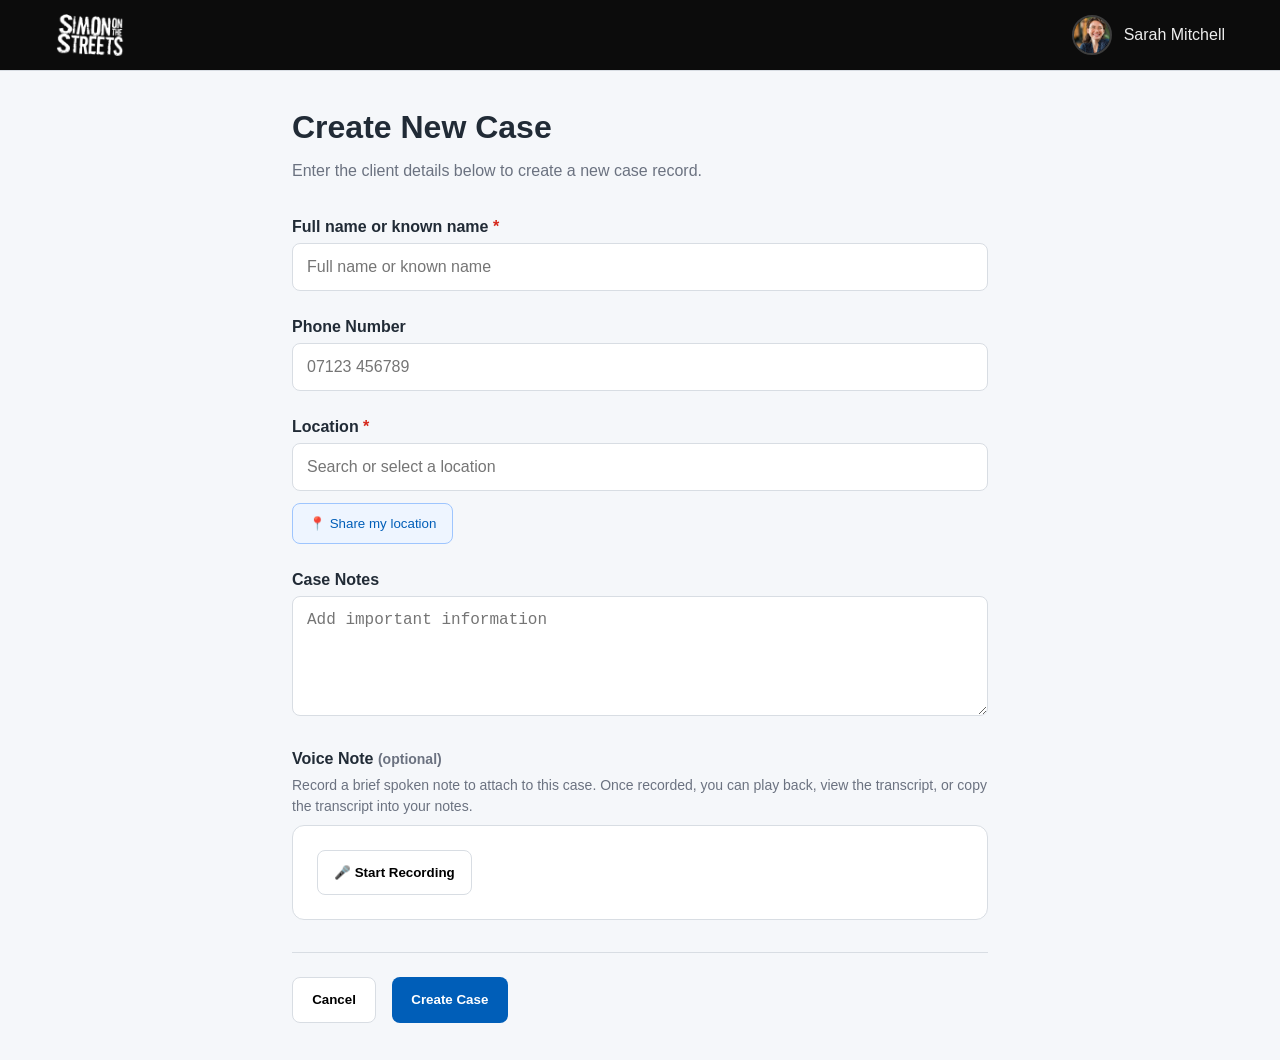
<file: index.html>
<!DOCTYPE html>
<html lang="en">
<head>
<meta charset="UTF-8" />
<meta name="viewport" content="width=device-width, initial-scale=1.0" />
<title>Create New Case</title>

<style>
:root {
  --primary: #005eb8;
  --primary-hover: #004a93;
  --border: #d8dde3;
  --text: #212b36;
  --muted: #6b7280;
  --bg: #f5f7fa;
  --white: #fff;
  --radius: 8px;
}

*{margin:0;padding:0;box-sizing:border-box}
body{font-family:Inter,Arial,sans-serif;background:var(--bg);color:var(--text);line-height:1.5}

.header{background:#0c0c0c;border-bottom:1px solid var(--border);position:sticky;top:0}
.header-inner{max-width:1200px;margin:auto;display:flex;justify-content:space-between;align-items:center}


.header-inner {
  display: flex;
  justify-content: space-between;
  align-items: center;
}

.logo-img {
  max-width: 70px;
      margin-left: 15px;
}

.user-profile {
  display: flex;
  align-items: center;
  gap: 12px;
}

.profile-avatar {
  width: 40px;
  height: 40px;
  border-radius: 50%;
  object-fit: cover;
  border: 2px solid rgba(255,255,255,0.2);
}

.user-name {
  color: #ededed;
  font-weight: 500;
      margin-right: 15px;
}



.logo{font-size:1.2rem;font-weight:700}

.container{max-width:760px;margin:auto;padding:1rem}
.breadcrumb{font-size:.875rem;color:var(--muted);margin-bottom:1rem}
.page-title{font-size:2rem;font-weight:700;margin-bottom:.5rem}
.page-description{color:var(--muted);margin-bottom:2rem}

.form-group{margin-bottom:1.5rem}
label{display:block;font-weight:600;margin-bottom:.25rem}
.hint{color:var(--muted);font-size:.875rem;margin-bottom:.5rem}
.required{color:#d5281b}

input,textarea{
width:100%;padding:.875rem;border:1px solid var(--border);
border-radius:var(--radius);font-size:1rem
}

.client-types{display:grid;grid-template-columns:1fr;gap:1rem}
.client-card{border:1px solid var(--border);border-radius:var(--radius);padding:1rem}
.client-card input{width:auto;margin-right:.75rem}
.client-card-content{display:flex}
.client-title{font-weight:600}
.client-description{color:var(--muted);font-size:.875rem}

.location-wrapper{display:flex;flex-direction:column;gap:.75rem}
.share-location{
align-self:flex-start;padding:.75rem 1rem;border:1px solid #9ec5fe;
background:#eef5ff;color:var(--primary);border-radius:var(--radius)
}

/* Voice Note */
.voice-box{
border:1px solid var(--border);
border-radius:12px;
background:#fff;
padding:1.5rem;
}
.voice-state{display:flex;align-items:center;gap:1.5rem}
.hidden{display:none}

.record-btn{
display:inline-flex;
align-items:center;
gap:.75rem;
border:1px solid var(--border);
background:white;
padding:.875rem 1rem;
border-radius:8px;
cursor:pointer;
font-weight:600;
}

.recording-indicator{
display:flex;
align-items:center;
gap:.75rem;
color:#d5281b;
font-size:1rem;
font-weight:700;
}

.recording-dot{
width:18px;height:18px;border-radius:50%;
background:#d5281b;
animation:pulse 1.2s infinite;
}

.stop-record-btn{
background:#d5281b;
color:#fff;
border:none;
padding:1rem 1.5rem;
border-radius:12px;
cursor:pointer;
font-weight:600;
}

@keyframes pulse{
0%{transform:scale(1)}
50%{transform:scale(1.2);opacity:.5}
100%{transform:scale(1)}
}

.play-pause-btn{
width:50px !important;height:50px;border:none;border-radius:50%;
background:var(--primary);color:#fff;font-size:1.5rem;cursor:pointer;
}

.audio-player{flex:1}
.audio-progress{display:flex;align-items:center;gap:1rem}
.progress-track{
flex:1;height:10px;background:#e5e7eb;border-radius:999px;overflow:hidden
}
.progress-fill{width:35%;height:100%;background:var(--primary)}
.audio-actions{display:flex;gap:1rem}
.icon-btn{border:none;background:none;color:var(--muted);cursor:pointer;font-weight:600}

.form-actions{
display:flex;flex-direction:column-reverse;gap:.75rem;
margin-top:2rem;padding-top:1.5rem;border-top:1px solid var(--border)
}

.btn{padding:.9rem 1.2rem;border-radius:var(--radius);font-weight:600;border:none;cursor:pointer}
.btn-primary{background:var(--primary);color:#fff}
.btn-secondary{background:#fff;border:1px solid var(--border)}
.btn-link{background:none}

@media (min-width:768px){
.container{padding:2rem}
.client-types{grid-template-columns:1fr 1fr}
.form-actions{flex-direction:row;justify-content:space-between;align-items:center}
.action-right{display:flex;gap:1rem}
}

@media (max-width:768px){
.voice-state{flex-direction:column;align-items:stretch}
.play-pause-btn,.stop-record-btn{width:100%}
.audio-actions{justify-content:space-between}
.audio-progress{flex-wrap:wrap}
}
</style>
</head>
<body>

<header class="header">
  <div class="header-inner">

    <img
      class="logo-img"
      src="images/logo.png"
      alt="SOTS Logo">

    <div class="user-profile">

      <img
        src="images/user.jpeg"
        alt="Sarah Mitchell"
        class="profile-avatar">

      <span class="user-name">
        Sarah Mitchell
      </span>

    </div>

  </div>
</header>

<main class="container">

<h1 class="page-title">Create New Case</h1>
<p class="page-description">Enter the client details below to create a new case record.</p>

<form>
<!--
<div class="form-group">
<label>Client Type <span class="required">*</span></label>
<div class="hint">Select the type of client for this case record</div>
<div class="client-types">
<label class="client-card"><div class="client-card-content"><input type="radio" name="clientType"><div><div class="client-title">Caseload Client</div><div class="client-description">Actively managed within your caseload.</div></div></div></label>
<label class="client-card"><div class="client-card-content"><input type="radio" name="clientType"><div><div class="client-title">Non-Caseload Client</div><div class="client-description">Support only — not actively managed.</div></div></div></label>
</div>
</div>

-->

<div class="form-group">
<label>Full name or known name <span class="required">*</span></label>
<input type="text" placeholder="Full name or known name">
</div>

<div class="form-group">
<label>Phone Number <span class="optional"></span></label>
<input type="tel" placeholder="07123 456789">
</div>

<div class="form-group">
<label>Location <span class="required">*</span></label>
<div class="location-wrapper">
<input type="search" placeholder="Search or select a location">
<button type="button" class="share-location">📍 Share my location</button>
</div>
</div>

<div class="form-group">
<label>Case Notes</label>
<textarea rows="5" placeholder="Add important information"></textarea>
</div>

<div class="form-group">
<label>Voice Note <span class="hint">(optional)</span></label>
<div class="hint">Record a brief spoken note to attach to this case. Once recorded, you can play back, view the transcript, or copy the transcript into your notes.</div>

<div class="voice-box">

<div id="voiceIdle" class="voice-state">
<button type="button" class="record-btn" onclick="startRecording()">🎤 Start Recording</button>
</div>

<div id="voiceRecording" class="voice-state hidden">
<div class="recording-indicator">
<span class="recording-dot"></span>
<span>Recording <span id="recordTimer">00:00</span></span>
</div>
<button type="button" class="stop-record-btn" onclick="stopRecording()">⏹ Stop Recording</button>
</div>

<div id="voicePlayback" class="voice-state hidden">
<button type="button" class="play-pause-btn" onclick="togglePlayback()"><span id="playIcon">▶</span></button>

<div class="audio-player">
<div class="audio-progress">
<span id="elapsedTime">0:05</span>
<div class="progress-track"><div class="progress-fill"></div></div>
<span>00:00</span>
</div>
</div>

<div class="audio-actions">
<button type="button" class="icon-btn" onclick="deleteRecording()">🗑 Delete</button>
<button type="button" class="icon-btn" onclick="reRecord()">↺ Re-record</button>
</div>
</div>

</div>
</div>

<div class="form-actions">

<div class="action-right">
<button type="button" class="btn btn-secondary">Cancel</button>
<button type="submit" class="btn btn-primary">Create Case</button>
</div>
</div>

</form>
</main>

<script>
let recordingTimer;
let seconds=0;
let isPlaying=false;

function startRecording(){
document.getElementById('voiceIdle').classList.add('hidden');
document.getElementById('voiceRecording').classList.remove('hidden');
seconds=0;
recordingTimer=setInterval(()=>{
seconds++;
const mins=String(Math.floor(seconds/60)).padStart(2,'0');
const secs=String(seconds%60).padStart(2,'0');
document.getElementById('recordTimer').textContent=`${mins}:${secs}`;
},1000);
}

function stopRecording(){
clearInterval(recordingTimer);
document.getElementById('voiceRecording').classList.add('hidden');
document.getElementById('voicePlayback').classList.remove('hidden');
document.getElementById('elapsedTime').textContent=formatTime(seconds);
}

function deleteRecording(){
document.getElementById('voicePlayback').classList.add('hidden');
document.getElementById('voiceIdle').classList.remove('hidden');
seconds=0;
}

function reRecord(){
document.getElementById('voicePlayback').classList.add('hidden');
startRecording();
}

function togglePlayback(){
isPlaying=!isPlaying;
document.getElementById('playIcon').textContent=isPlaying?'⏸':'▶';
}

function formatTime(total){
const mins=Math.floor(total/60);
const secs=total%60;
return `${mins}:${String(secs).padStart(2,'0')}`;
}
</script>

</body>
</html>
</file>
